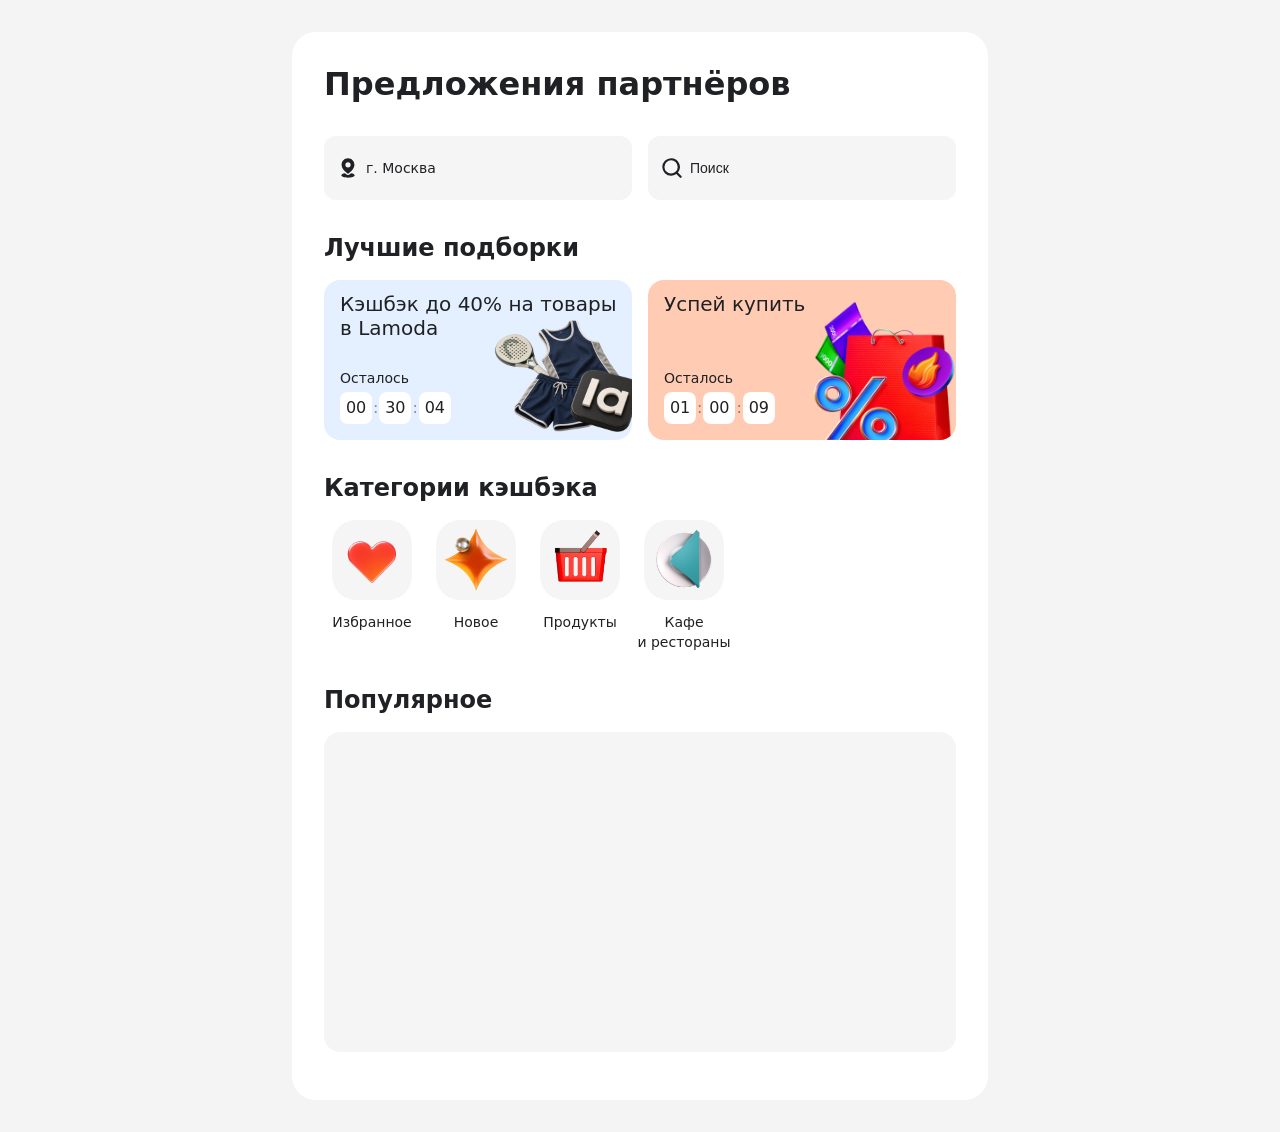
<file: index.html>
<!doctype html>
<html lang="ru">
  <head>
    <meta charset="utf-8">
    <meta name="viewport" content="width=device-width, initial-scale=1">
    <title>Предложения партнёров</title>
    <link rel="stylesheet" href="assets/css/styles.css?v=12">
  </head>
  <body>
    <main class="page">
      <header class="header">
        <h1>Предложения партнёров</h1>
      </header>

      <section class="city-row" aria-label="Выбор города и поиск">
        <div class="city-select" aria-label="Выбранный город">
          <svg class="icon" viewBox="0 0 24 24" fill="none" aria-hidden="true">
            <g clip-path="url(#pinClip)">
              <path fill-rule="evenodd" clip-rule="evenodd" d="M5.572 8.782c0-3.55 2.878-6.429 6.429-6.429s6.428 2.878 6.428 6.429c0 2.169-1.147 4.124-2.568 5.704-1.413 1.571-3.025 2.69-3.787 3.176a.136.136 0 0 1-.147 0c-.762-.486-2.373-1.605-3.786-3.176-1.422-1.58-2.569-3.535-2.569-5.704ZM12.001 6.163a2.619 2.619 0 1 0 0 5.238 2.619 2.619 0 0 0 0-5.238Z" fill="currentColor"/>
              <path d="M5.333 19.258c0-.908 1.424-1.698 3.519-2.099.944.803 1.801 1.386 2.306 1.708.515.328 1.168.328 1.684 0 .505-.322 1.361-.905 2.305-1.708 2.095.401 3.519 1.191 3.519 2.099 0 1.315-2.984 2.381-6.666 2.381-3.682 0-6.667-1.066-6.667-2.381Z" fill="currentColor"/>
            </g>
            <defs>
              <clipPath id="pinClip">
                <rect width="20" height="20" fill="white" transform="translate(2 2)"/>
              </clipPath>
            </defs>
          </svg>
          <span>г. Москва</span>
        </div>

        <button class="search-button" type="button" aria-label="Поиск">
          <svg class="icon" viewBox="0 0 24 24" fill="none" aria-hidden="true">
            <g clip-path="url(#searchClip)">
              <path fill-rule="evenodd" clip-rule="evenodd" d="M11.103 2.141a8.796 8.796 0 0 1 6.808 14.367l3.458 3.458a1.108 1.108 0 0 1-1.567 1.567l-3.5-3.498a8.755 8.755 0 0 1-5.199 1.699 8.796 8.796 0 0 1 0-17.593Zm0 2.217a6.58 6.58 0 1 0 0 13.159 6.58 6.58 0 0 0 6.58-6.58 6.58 6.58 0 0 0-6.58-6.579Z" fill="currentColor"/>
            </g>
            <defs>
              <clipPath id="searchClip">
                <rect width="20" height="20" fill="white" transform="translate(2 2)"/>
              </clipPath>
            </defs>
          </svg>
          <span>Поиск</span>
        </button>
      </section>

      <section class="offers-section" aria-label="Предложения партнёров">
        <h2 class="offers-section__title">Лучшие подборки</h2>
        <div class="offers-viewport">
          <div class="offers-carousel" id="offersCarousel"></div>
        </div>
      </section>

      <section class="cashback-categories" aria-label="Категории кэшбэка">
        <h2 class="cashback-categories__title">Категории кэшбэка</h2>
        <div class="cashback-categories__viewport">
          <div class="cashback-categories__carousel" id="cashbackCategories"></div>
        </div>
      </section>

      <section class="popular-section" aria-label="Популярное">
        <h2 class="popular-section__title">Популярное</h2>
      </section>

      <section class="popular-placeholder-wrap" aria-label="Заглушка популярного">
        <div class="popular-placeholder"></div>
      </section>
    </main>

    <script src="assets/js/app.js?v=29"></script>
  </body>
</html>
</file>
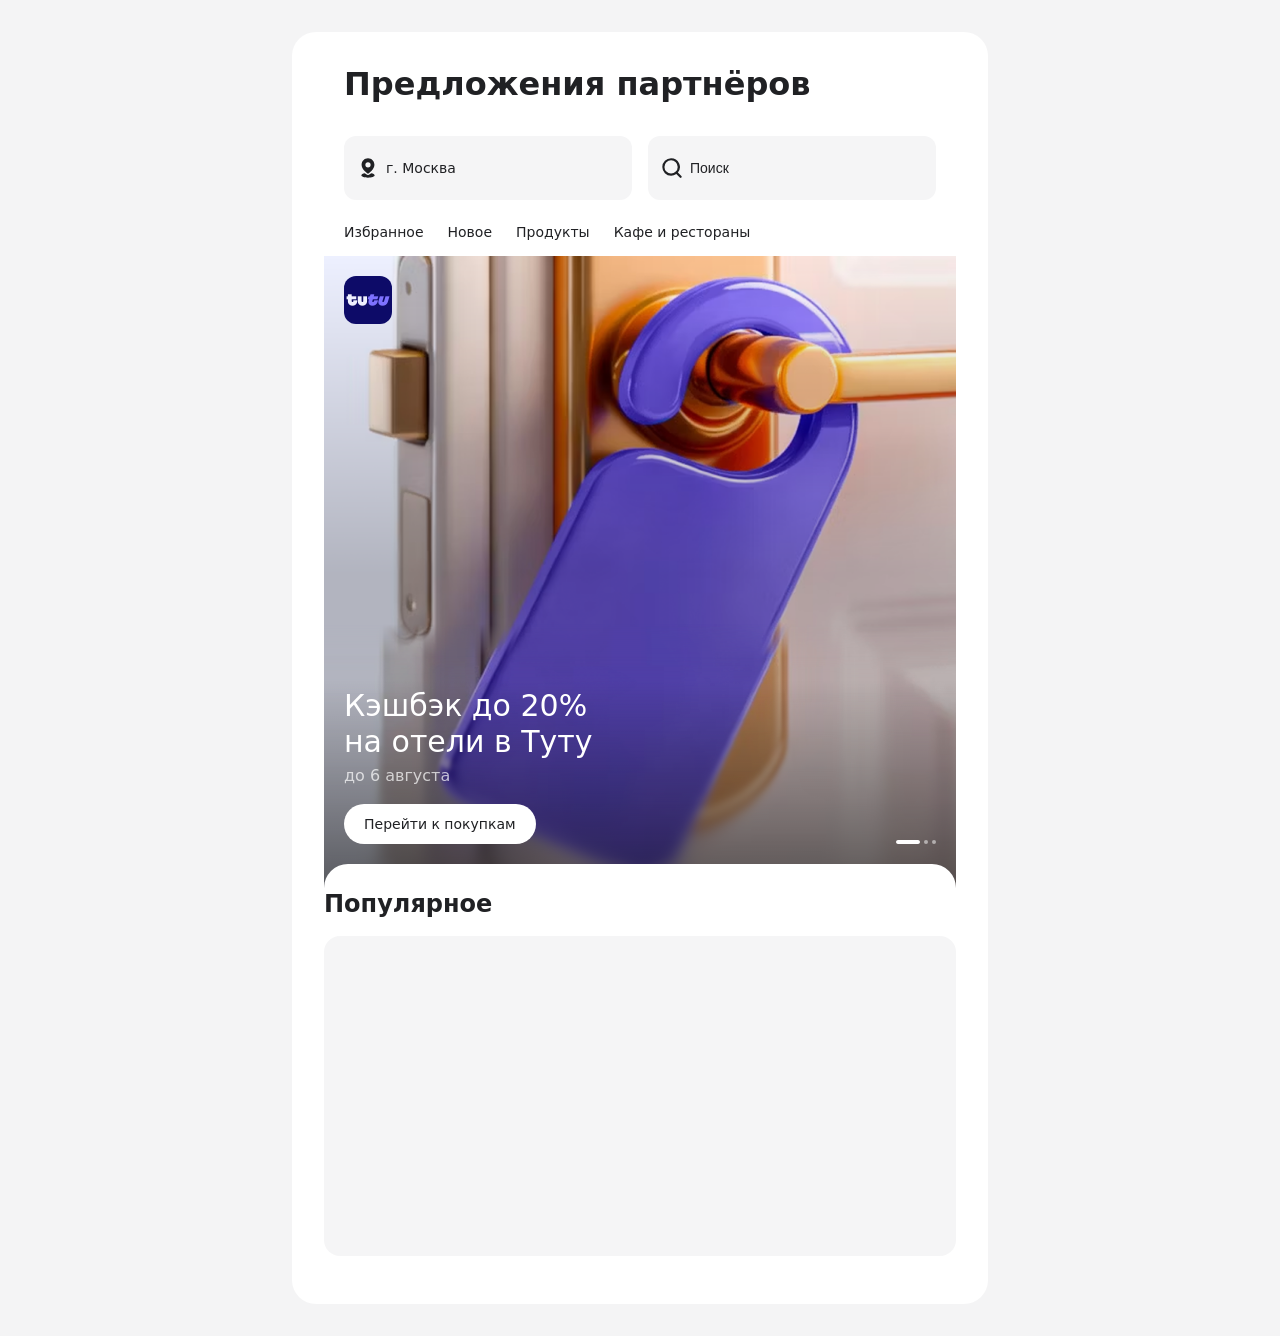
<file: new-ui.html>
<!doctype html>
<html lang="ru">
  <head>
    <meta charset="utf-8">
    <meta name="viewport" content="width=device-width, initial-scale=1">
    <title>Новый UI — Предложения партнёров</title>
    <link rel="stylesheet" href="assets/css/new-ui.css?v=24">
  </head>
  <body>
    <main class="page">
      <header class="header">
        <h1>Предложения партнёров</h1>
      </header>

      <section class="city-row" aria-label="Выбор города и поиск">
        <div class="city-select" aria-label="Выбранный город">
          <svg class="icon" viewBox="0 0 24 24" fill="none" aria-hidden="true">
            <g clip-path="url(#pinClip)">
              <path fill-rule="evenodd" clip-rule="evenodd" d="M5.572 8.782c0-3.55 2.878-6.429 6.429-6.429s6.428 2.878 6.428 6.429c0 2.169-1.147 4.124-2.568 5.704-1.413 1.571-3.025 2.69-3.787 3.176a.136.136 0 0 1-.147 0c-.762-.486-2.373-1.605-3.786-3.176-1.422-1.58-2.569-3.535-2.569-5.704ZM12.001 6.163a2.619 2.619 0 1 0 0 5.238 2.619 2.619 0 0 0 0-5.238Z" fill="currentColor"/>
              <path d="M5.333 19.258c0-.908 1.424-1.698 3.519-2.099.944.803 1.801 1.386 2.306 1.708.515.328 1.168.328 1.684 0 .505-.322 1.361-.905 2.305-1.708 2.095.401 3.519 1.191 3.519 2.099 0 1.315-2.984 2.381-6.666 2.381-3.682 0-6.667-1.066-6.667-2.381Z" fill="currentColor"/>
            </g>
            <defs>
              <clipPath id="pinClip">
                <rect width="20" height="20" fill="white" transform="translate(2 2)"/>
              </clipPath>
            </defs>
          </svg>
          <span>г. Москва</span>
        </div>

        <button class="search-button" type="button" aria-label="Поиск">
          <svg class="icon" viewBox="0 0 24 24" fill="none" aria-hidden="true">
            <g clip-path="url(#searchClip)">
              <path fill-rule="evenodd" clip-rule="evenodd" d="M11.103 2.141a8.796 8.796 0 0 1 6.808 14.367l3.458 3.458a1.108 1.108 0 0 1-1.567 1.567l-3.5-3.498a8.755 8.755 0 0 1-5.199 1.699 8.796 8.796 0 0 1 0-17.593Zm0 2.217a6.58 6.58 0 1 0 0 13.159 6.58 6.58 0 0 0 6.58-6.58 6.58 6.58 0 0 0-6.58-6.579Z" fill="currentColor"/>
            </g>
            <defs>
              <clipPath id="searchClip">
                <rect width="20" height="20" fill="white" transform="translate(2 2)"/>
              </clipPath>
            </defs>
          </svg>
          <span>Поиск</span>
        </button>
      </section>

      <section class="cashback-categories" aria-label="Категории кэшбэка">
        <div class="cashback-categories__viewport">
          <div class="cashback-categories__carousel" id="cashbackCategories"></div>
        </div>
      </section>

      <section class="hero-stories" id="heroStories" aria-label="Предложения партнёров"></section>

      <section class="popular-section" aria-label="Популярное">
        <h2 class="popular-section__title">Популярное</h2>
      </section>

      <section class="popular-placeholder-wrap" aria-label="Заглушка популярного">
        <div class="popular-placeholder"></div>
      </section>
    </main>

    <script src="assets/js/new-ui.js?v=24"></script>
  </body>
</html>
</file>
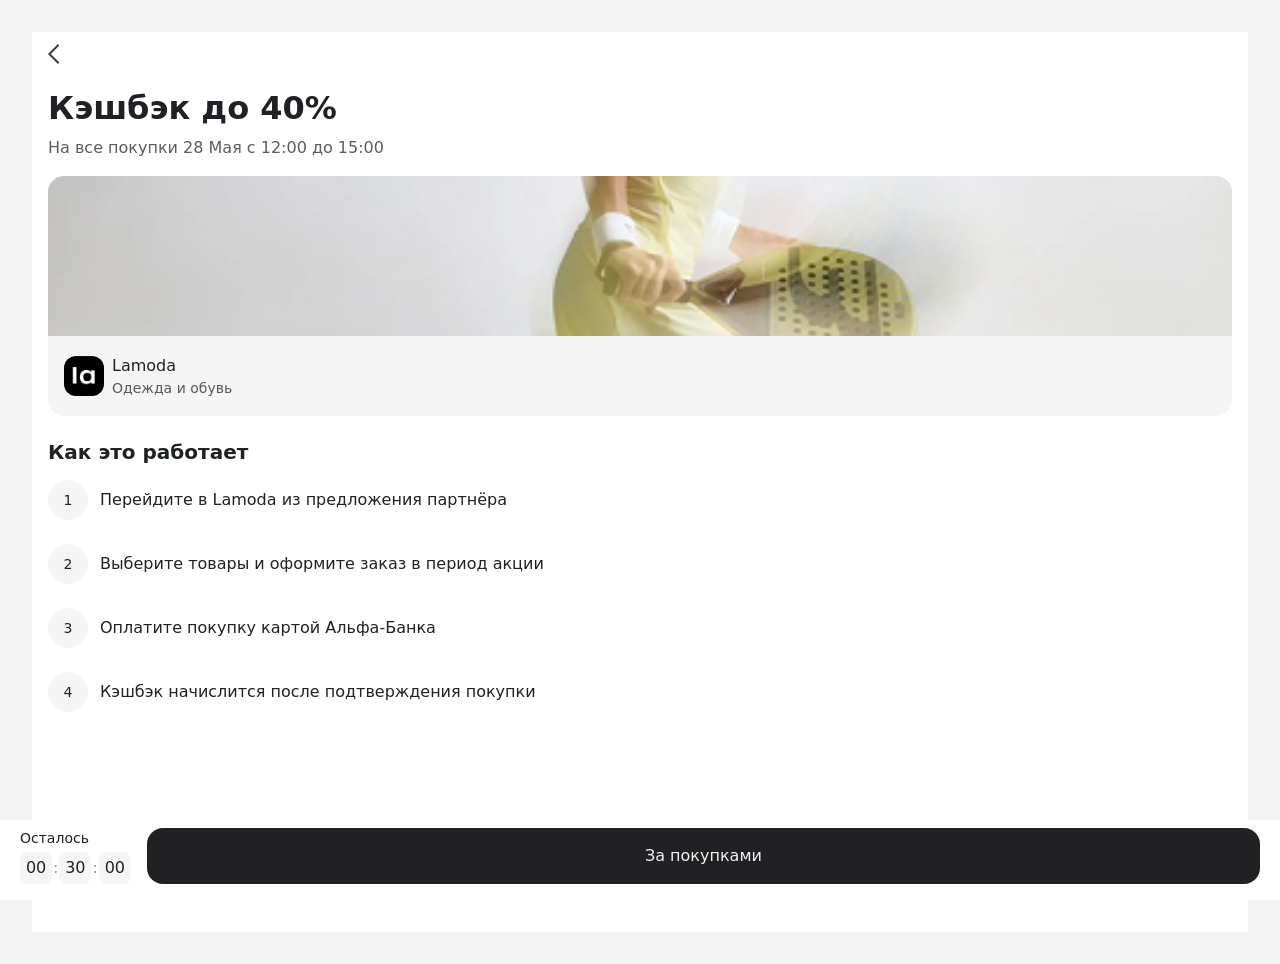
<file: offer-detail.html>
<!doctype html>
<html lang="ru">
  <head>
    <meta charset="utf-8">
    <meta name="viewport" content="width=device-width, initial-scale=1">
    <title>Деталка оффера</title>
    <link rel="stylesheet" href="assets/css/styles.css?v=25">
  </head>
  <body>
    <main class="offer-detail-page">
      <nav class="offer-navbar" aria-label="Навигация оффера">
        <button class="offer-navbar__back" type="button" aria-label="Назад">
          <span class="offer-navbar__back-icon" aria-hidden="true"></span>
        </button>
      </nav>

      <header class="offer-detail-header">
        <h1>Кэшбэк до 40%</h1>
        <p>На все покупки 28 Мая с 12:00 до&nbsp;15:00</p>
      </header>

      <section class="offer-detail-card" aria-label="Lamoda">
        <div class="offer-detail-card__media" aria-hidden="true"></div>
        <footer class="offer-detail-card__footer">
          <div class="pure-cell">
            <span class="partner-logo pure-cell__logo" style="background-image: url('assets/images/lamoda-logo.png');" aria-label="Lamoda"></span>
            <div class="pure-cell__content">
              <p class="pure-cell__label">Lamoda</p>
              <p class="pure-cell__subline">Одежда и обувь</p>
            </div>
          </div>
        </footer>
      </section>

      <section class="offer-how-to" aria-labelledby="offerHowToTitle">
        <h2 id="offerHowToTitle">Как это работает</h2>
        <ol class="offer-stepper">
          <li class="offer-stepper__item">
            <span class="offer-stepper__marker">1</span>
            <p>Перейдите в&nbsp;Lamoda из&nbsp;предложения партнёра</p>
          </li>
          <li class="offer-stepper__item">
            <span class="offer-stepper__marker">2</span>
            <p>Выберите товары и оформите заказ в&nbsp;период акции</p>
          </li>
          <li class="offer-stepper__item">
            <span class="offer-stepper__marker">3</span>
            <p>Оплатите покупку картой Альфа&#8209;Банка</p>
          </li>
          <li class="offer-stepper__item">
            <span class="offer-stepper__marker">4</span>
            <p>Кэшбэк начислится после подтверждения покупки</p>
          </li>
        </ol>
      </section>

      <footer class="offer-action-footer">
        <div class="offer-action-footer__timer" id="offerFooterTimer"></div>
        <a class="offer-action-footer__button" href="https://www.lamoda.ru/" aria-label="Перейти за покупками">За покупками</a>
      </footer>
    </main>
    <script>
      document.querySelector(".offer-navbar__back").addEventListener("click", () => {
        if (window.history.length > 1) {
          window.history.back();
          return;
        }

        window.location.href = "index.html";
      });
    </script>
    <script src="assets/js/app.js?v=29"></script>
  </body>
</html>
</file>
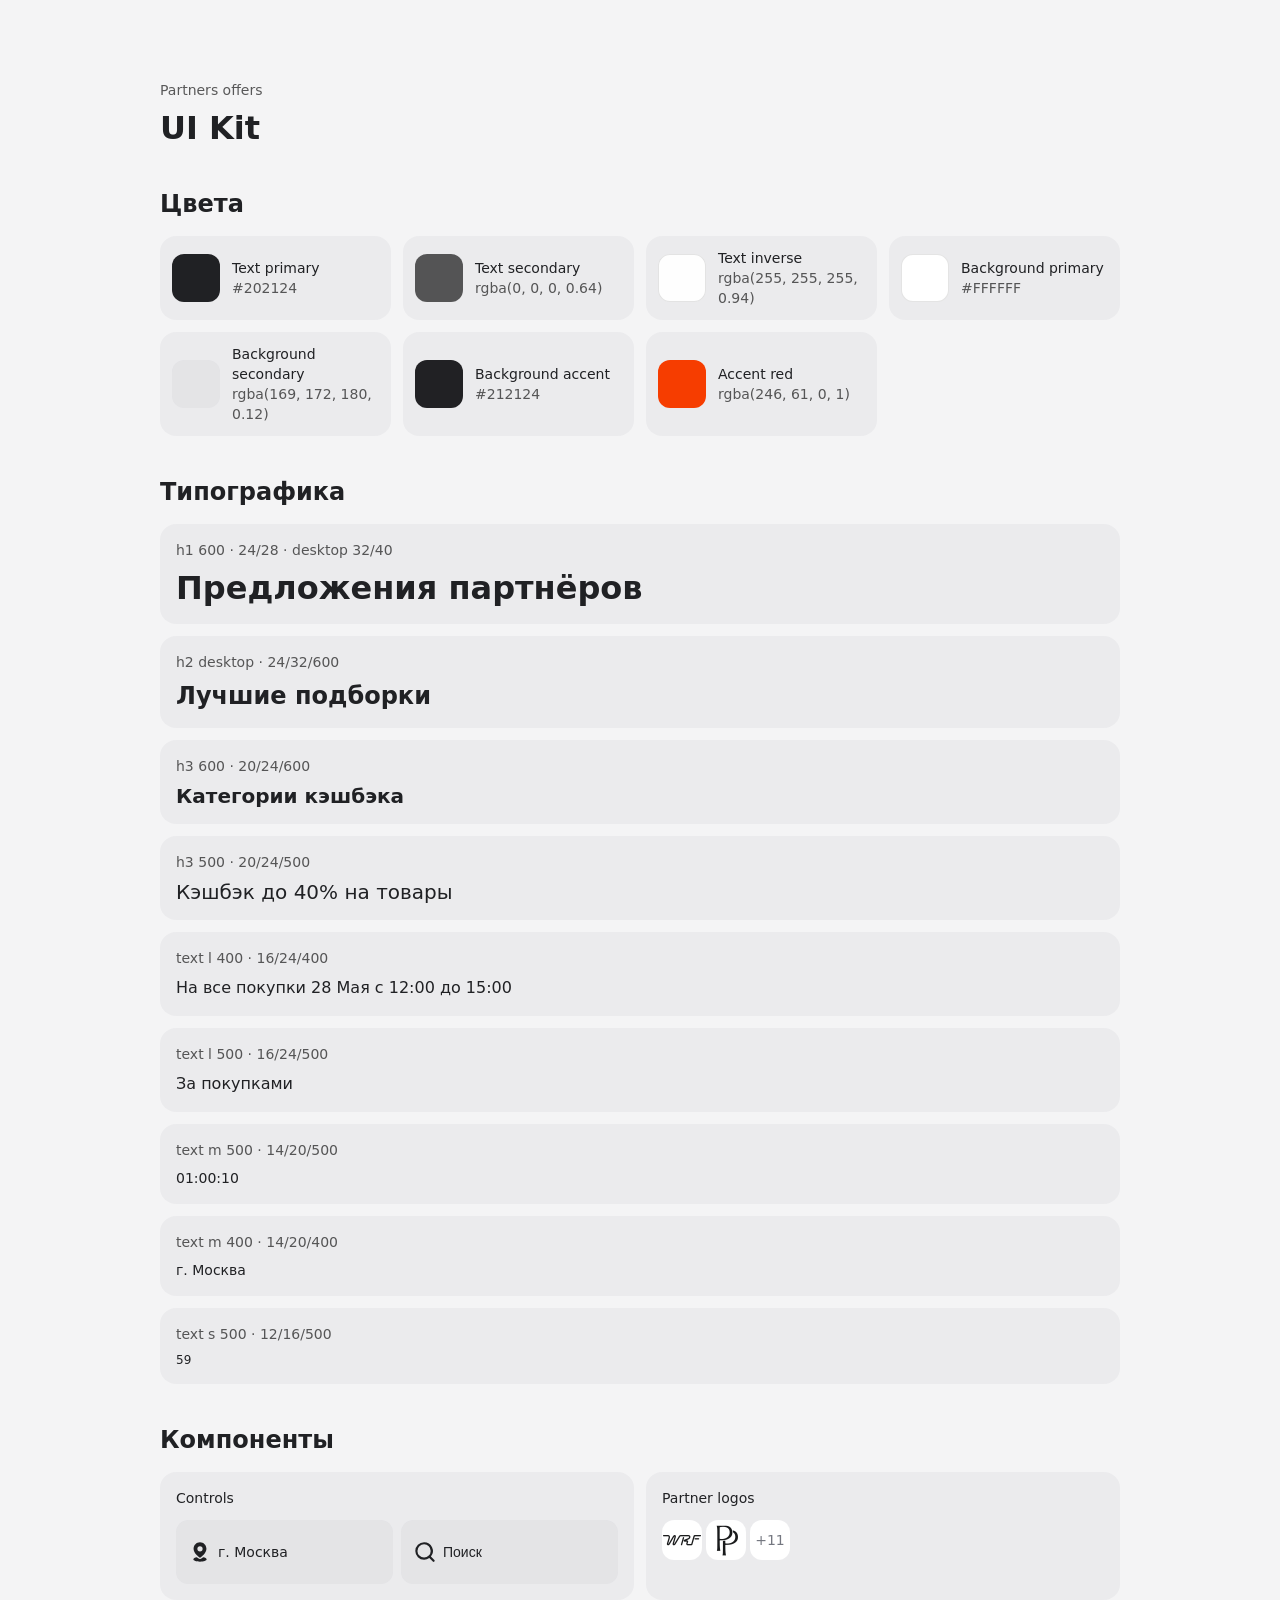
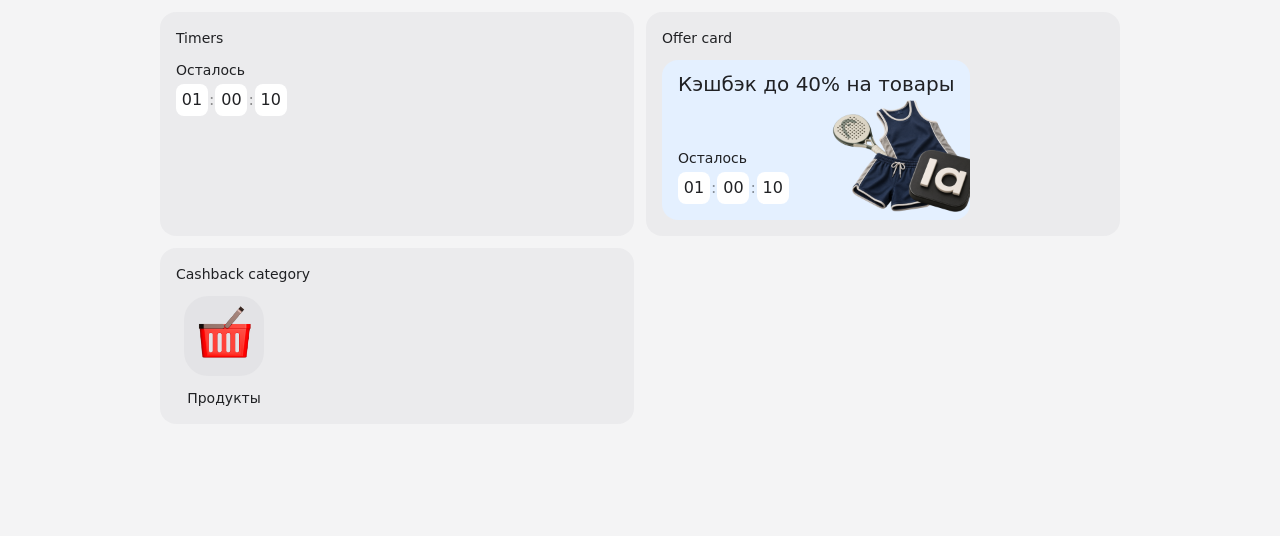
<file: ui-kit.html>
<!doctype html>
<html lang="ru">
  <head>
    <meta charset="utf-8">
    <meta name="viewport" content="width=device-width, initial-scale=1">
    <title>UI Kit</title>
    <link rel="stylesheet" href="assets/css/styles.css?v=24">
  </head>
  <body>
    <main class="ui-kit-page">
      <header class="ui-kit-header">
        <p class="ui-kit-kicker">Partners offers</p>
        <h1>UI Kit</h1>
      </header>

      <section class="ui-kit-section" aria-labelledby="colorsTitle">
        <h2 id="colorsTitle" class="ui-kit-section__title">Цвета</h2>
        <div class="ui-kit-grid ui-kit-grid--colors">
          <article class="ui-kit-color">
            <span class="ui-kit-color__swatch" style="background: var(--color-text-primary);"></span>
            <div>
              <h3>Text primary</h3>
              <p>#202124</p>
            </div>
          </article>
          <article class="ui-kit-color">
            <span class="ui-kit-color__swatch" style="background: var(--color-text-secondary);"></span>
            <div>
              <h3>Text secondary</h3>
              <p>rgba(0, 0, 0, 0.64)</p>
            </div>
          </article>
          <article class="ui-kit-color">
            <span class="ui-kit-color__swatch ui-kit-color__swatch--dark" style="background: var(--color-text-inverse);"></span>
            <div>
              <h3>Text inverse</h3>
              <p>rgba(255, 255, 255, 0.94)</p>
            </div>
          </article>
          <article class="ui-kit-color">
            <span class="ui-kit-color__swatch ui-kit-color__swatch--bordered" style="background: var(--color-background-primary);"></span>
            <div>
              <h3>Background primary</h3>
              <p>#FFFFFF</p>
            </div>
          </article>
          <article class="ui-kit-color">
            <span class="ui-kit-color__swatch" style="background: var(--color-background-secondary);"></span>
            <div>
              <h3>Background secondary</h3>
              <p>rgba(169, 172, 180, 0.12)</p>
            </div>
          </article>
          <article class="ui-kit-color">
            <span class="ui-kit-color__swatch" style="background: var(--color-background-accent);"></span>
            <div>
              <h3>Background accent</h3>
              <p>#212124</p>
            </div>
          </article>
          <article class="ui-kit-color">
            <span class="ui-kit-color__swatch" style="background: var(--color-accent-red);"></span>
            <div>
              <h3>Accent red</h3>
              <p>rgba(246, 61, 0, 1)</p>
            </div>
          </article>
        </div>
      </section>

      <section class="ui-kit-section" aria-labelledby="typeTitle">
        <h2 id="typeTitle" class="ui-kit-section__title">Типографика</h2>
        <div class="ui-kit-type-list">
          <article class="ui-kit-type-row">
            <p class="ui-kit-type-row__meta">h1 600 · 24/28 · desktop 32/40</p>
            <h1 class="ui-kit-type-row__h1">Предложения партнёров</h1>
          </article>
          <article class="ui-kit-type-row">
            <p class="ui-kit-type-row__meta">h2 desktop · 24/32/600</p>
            <h2 class="ui-kit-type-row__h2">Лучшие подборки</h2>
          </article>
          <article class="ui-kit-type-row">
            <p class="ui-kit-type-row__meta">h3 600 · 20/24/600</p>
            <h3 class="ui-kit-type-row__h3-600">Категории кэшбэка</h3>
          </article>
          <article class="ui-kit-type-row">
            <p class="ui-kit-type-row__meta">h3 500 · 20/24/500</p>
            <h3 class="ui-kit-type-row__h3-500">Кэшбэк до 40% на товары</h3>
          </article>
          <article class="ui-kit-type-row">
            <p class="ui-kit-type-row__meta">text l 400 · 16/24/400</p>
            <p class="ui-kit-type-row__text-l-400">На все покупки 28 Мая с 12:00 до 15:00</p>
          </article>
          <article class="ui-kit-type-row">
            <p class="ui-kit-type-row__meta">text l 500 · 16/24/500</p>
            <p class="ui-kit-type-row__text-l-500">За покупками</p>
          </article>
          <article class="ui-kit-type-row">
            <p class="ui-kit-type-row__meta">text m 500 · 14/20/500</p>
            <p class="ui-kit-type-row__text-m-500">01:00:10</p>
          </article>
          <article class="ui-kit-type-row">
            <p class="ui-kit-type-row__meta">text m 400 · 14/20/400</p>
            <p class="ui-kit-type-row__text-m-400">г. Москва</p>
          </article>
          <article class="ui-kit-type-row">
            <p class="ui-kit-type-row__meta">text s 500 · 12/16/500</p>
            <p class="ui-kit-type-row__text-s-500">59</p>
          </article>
        </div>
      </section>

      <section class="ui-kit-section" aria-labelledby="componentsTitle">
        <h2 id="componentsTitle" class="ui-kit-section__title">Компоненты</h2>
        <div class="ui-kit-components">
          <div class="ui-kit-component">
            <h3 class="ui-kit-component__title">Controls</h3>
            <div class="ui-kit-control-row">
              <div class="city-select" aria-label="Выбранный город">
                <svg class="icon" viewBox="0 0 24 24" fill="none" aria-hidden="true">
                  <path fill-rule="evenodd" clip-rule="evenodd" d="M5.572 8.782c0-3.55 2.878-6.429 6.429-6.429s6.428 2.878 6.428 6.429c0 2.169-1.147 4.124-2.568 5.704-1.413 1.571-3.025 2.69-3.787 3.176a.136.136 0 0 1-.147 0c-.762-.486-2.373-1.605-3.786-3.176-1.422-1.58-2.569-3.535-2.569-5.704ZM12.001 6.163a2.619 2.619 0 1 0 0 5.238 2.619 2.619 0 0 0 0-5.238Z" fill="currentColor"/>
                  <path d="M5.333 19.258c0-.908 1.424-1.698 3.519-2.099.944.803 1.801 1.386 2.306 1.708.515.328 1.168.328 1.684 0 .505-.322 1.361-.905 2.305-1.708 2.095.401 3.519 1.191 3.519 2.099 0 1.315-2.984 2.381-6.666 2.381-3.682 0-6.667-1.066-6.667-2.381Z" fill="currentColor"/>
                </svg>
                <span>г. Москва</span>
              </div>
              <button class="search-button ui-kit-search-button" type="button" aria-label="Поиск">
                <svg class="icon" viewBox="0 0 24 24" fill="none" aria-hidden="true">
                  <path fill-rule="evenodd" clip-rule="evenodd" d="M11.103 2.141a8.796 8.796 0 0 1 6.808 14.367l3.458 3.458a1.108 1.108 0 0 1-1.567 1.567l-3.5-3.498a8.755 8.755 0 0 1-5.199 1.699 8.796 8.796 0 0 1 0-17.593Zm0 2.217a6.58 6.58 0 1 0 0 13.159 6.58 6.58 0 0 0 6.58-6.58 6.58 6.58 0 0 0-6.58-6.579Z" fill="currentColor"/>
                </svg>
                <span>Поиск</span>
              </button>
            </div>
          </div>

          <div class="ui-kit-component">
            <h3 class="ui-kit-component__title">Partner logos</h3>
            <div class="partner-logos">
              <span class="partner-logo" style="background-image: url('assets/images/wrf.png');" aria-label="WRF"></span>
              <span class="partner-logo" style="background-image: url('assets/images/rappoport.png');" aria-label="Rappoport"></span>
              <span class="partner-logo partner-logo--more">+11</span>
            </div>
          </div>

          <div class="ui-kit-component">
            <h3 class="ui-kit-component__title">Timers</h3>
            <div class="ui-kit-timer-stack">
              <div class="fomo-timer">
                <div class="fomo-timer__label">Осталось</div>
                <div class="fomo-timer__segments">
                  <span class="fomo-timer__segment">01</span>
                  <span class="fomo-timer__separator">:</span>
                  <span class="fomo-timer__segment">00</span>
                  <span class="fomo-timer__separator">:</span>
                  <span class="fomo-timer__segment">10</span>
                </div>
              </div>
            </div>
          </div>

          <div class="ui-kit-component">
            <h3 class="ui-kit-component__title">Offer card</h3>
            <article class="partner-card ui-kit-offer-card" style="background: #E4F0FF;">
              <h2 class="partner-card__title">Кэшбэк до&nbsp;40% на&nbsp;товары</h2>
              <div class="partner-card__meta">
                <div class="fomo-timer">
                  <div class="fomo-timer__label">Осталось</div>
                  <div class="fomo-timer__segments">
                    <span class="fomo-timer__segment">01</span>
                    <span class="fomo-timer__separator">:</span>
                    <span class="fomo-timer__segment">00</span>
                    <span class="fomo-timer__separator">:</span>
                    <span class="fomo-timer__segment">10</span>
                  </div>
                </div>
              </div>
              <img class="partner-card__image" src="assets/images/lamoda.png" alt="">
            </article>
          </div>

          <div class="ui-kit-component">
            <h3 class="ui-kit-component__title">Cashback category</h3>
            <article class="cashback-category">
              <div class="cashback-category__image" style="background-image: url('assets/images/categories/products.png');"></div>
              <h3 class="cashback-category__title">Продукты</h3>
            </article>
          </div>
        </div>
      </section>
    </main>
  </body>
</html>
</file>
<file: assets/css/styles.css>
* {
  box-sizing: border-box;
}

body {
  --page-x: 16px;
  --control-gap: 8px;
  --search-size: 48px;
  --color-text-primary: #202124;
  --color-text-secondary: rgba(0, 0, 0, 0.64);
  --color-text-inverse: rgba(255, 255, 255, 0.94);
  --color-background-primary: #FFFFFF;
  --color-background-secondary: rgba(169, 172, 180, 0.12);
  --color-background-accent: #212124;
  --color-accent-red: rgba(246, 61, 0, 1);
  --text-m-size: 14px;
  --text-m-line: 20px;
  --text-m-weight-400: 400;
  --text-m-weight-500: 500;
  --text-l-size: 16px;
  --text-l-line: 24px;
  --text-l-weight-400: 400;
  --text-l-weight-500: 500;
  --text-s-size: 12px;
  --text-s-line: 16px;
  --text-s-weight-500: 500;
  --h3-size: 20px;
  --h3-line: 24px;
  --h3-weight-500: 500;
  --h3-weight-600: 600;
  --h1-size: 24px;
  --h1-line: 28px;
  --h1-weight-600: 600;

  margin: 0;
  background: var(--color-background-primary);
  color: var(--color-text-primary);
  font-family: -apple-system, BlinkMacSystemFont, "SF Pro Display", "SF Pro Text", system-ui, sans-serif;
}

.page {
  background: var(--color-background-primary);
}

.header {
  padding: 24px var(--page-x) 12px;
}

h1 {
  margin: 0;
  font-family: -apple-system, BlinkMacSystemFont, "SF Pro Display", "SF Pro Text", system-ui, sans-serif;
  font-size: var(--h1-size);
  line-height: var(--h1-line);
  font-weight: var(--h1-weight-600);
  letter-spacing: 0;
}

.city-row {
  display: flex;
  align-items: flex-start;
  gap: var(--control-gap);
  align-self: stretch;
  padding: 0 var(--page-x);
}

.city-select {
  display: flex;
  height: 48px;
  padding: 12px;
  align-items: center;
  gap: 6px;
  flex: 1 0 0;
  min-width: 0;
  border-radius: 12px;
  background: var(--color-background-secondary);
  color: var(--color-text-primary);
}

.city-select span {
  font-size: var(--text-m-size);
  line-height: var(--text-m-line);
  font-weight: var(--text-m-weight-400);
}

.search-button {
  width: var(--search-size);
  height: var(--search-size);
  padding: 0;
  border: 0;
  border-radius: 12px;
  background: var(--color-background-secondary);
  color: var(--color-text-primary);
  display: flex;
  align-items: center;
  justify-content: center;
}

.search-button span {
  display: none;
}

.icon {
  width: 24px;
  height: 24px;
  flex: 0 0 24px;
  color: currentColor;
}

.offers-section {
  --offers-card-width: calc(100vw - (var(--page-x) * 2) - var(--search-size) - var(--control-gap));

  margin-top: 16px;
}

.offers-section__title {
  display: none;
  margin: 0;
  color: var(--color-text-primary);
  font-size: var(--h3-size);
  line-height: var(--h3-line);
  font-weight: var(--h3-weight-600);
  letter-spacing: 0;
}

.offers-viewport {
  overflow-x: hidden;
  scrollbar-width: none;
  touch-action: pan-y;
}

.offers-viewport::-webkit-scrollbar {
  display: none;
}

.offers-carousel {
  display: flex;
  gap: 8px;
  width: max-content;
}

.partner-card {
  position: relative;
  display: flex;
  flex-direction: column;
  justify-content: space-between;
  align-items: flex-start;
  flex: 0 0 var(--offers-card-width);
  width: var(--offers-card-width);
  align-self: stretch;
  height: 160px;
  padding: 12px 12px 16px 16px;
  overflow: hidden;
  border-radius: 16px;
  background: var(--color-background-secondary);
  text-decoration: none;
}

.partner-card:first-child {
  margin-left: 16px;
}

.partner-card:last-child {
  margin-right: 16px;
}

.partner-card__title {
  position: relative;
  z-index: 1;
  max-width: none;
  margin: 0;
  color: var(--color-text-primary);
  font-size: var(--h3-size);
  line-height: var(--h3-line);
  font-weight: var(--h3-weight-500);
  letter-spacing: 0;
}

.partner-card--has-indicator .partner-card__title {
  padding-right: 64px;
}

.partner-card__indicator {
  position: absolute;
  top: 12px;
  right: 12px;
  z-index: 2;
  display: inline-flex;
  height: 24px;
  padding: 4px 8px;
  align-items: center;
  justify-content: center;
  border-radius: 12px;
  background: var(--color-background-primary);
  color: var(--color-text-primary);
  font-size: var(--text-s-size);
  line-height: var(--text-s-line);
  font-weight: var(--text-s-weight-500);
}

.partner-card--text-inverse .partner-card__title,
.partner-card--text-inverse .fomo-timer__label,
.partner-card--text-inverse .fomo-timer__badge {
  color: var(--color-text-inverse);
}

.partner-card--text-inverse.partner-card--has-indicator .fomo-timer {
  gap: 0;
}

.partner-card__image {
  position: absolute;
  right: 0;
  bottom: 0;
  width: 144px;
  height: 144px;
  object-fit: contain;
}

.partner-card__meta {
  position: absolute;
  left: 16px;
  bottom: 16px;
  z-index: 1;
}

.partner-logos {
  display: flex;
  align-items: center;
  gap: 4px;
}

.partner-logo {
  display: flex;
  width: 40px;
  height: 40px;
  align-items: center;
  justify-content: center;
  overflow: hidden;
  border-radius: 12px;
  background: var(--color-background-primary);
  color: var(--color-text-primary);
  font-size: var(--text-m-size);
  line-height: var(--text-m-line);
  font-weight: 500;
  background-position: center;
  background-repeat: no-repeat;
  background-size: cover;
}

.partner-logo--more {
  color: #747780;
}

.fomo-timer {
  display: flex;
  flex-direction: column;
  gap: 4px;
}

.fomo-timer__label {
  color: var(--color-text-primary);
  font-size: var(--text-m-size);
  line-height: var(--text-m-line);
  font-weight: var(--text-m-weight-400);
}

.fomo-timer__segments {
  display: flex;
  align-items: center;
  gap: 1px;
}

.fomo-timer__badge {
  display: block;
  color: var(--color-text-primary);
  font-size: var(--text-l-size);
  line-height: var(--text-l-line);
  font-weight: var(--text-l-weight-500);
}

.fomo-timer__separator {
  color: rgba(0, 0, 0, 0.40);
  font-size: var(--text-l-size);
  line-height: var(--text-l-line);
  font-weight: var(--text-l-weight-500);
}

.fomo-timer__segment {
  position: relative;
  display: flex;
  width: 32px;
  height: 32px;
  align-items: center;
  justify-content: center;
  gap: 1px;
  overflow: hidden;
  border-radius: 8px;
  background: var(--color-background-primary);
  color: var(--color-text-primary);
  font-size: var(--text-l-size);
  line-height: var(--text-l-line);
  font-weight: var(--text-l-weight-500);
}

.fomo-timer__digit-slot {
  position: relative;
  width: 9px;
  height: 32px;
}

.fomo-timer__digit {
  position: absolute;
  inset: 0;
  display: flex;
  align-items: center;
  justify-content: center;
}

.fomo-timer__digit--old {
  animation: timerDigitOut 300ms ease-in-out 700ms forwards;
}

.fomo-timer__digit--new {
  opacity: 0;
  transform: translateY(-70%);
  animation: timerDigitIn 300ms ease-in-out 700ms forwards;
}

@keyframes timerDigitOut {
  from {
    transform: translateY(0);
    opacity: 1;
  }

  to {
    transform: translateY(70%);
    opacity: 0;
  }
}

@keyframes timerDigitIn {
  from {
    transform: translateY(-70%);
    opacity: 0;
  }

  to {
    transform: translateY(0);
    opacity: 1;
  }
}

.cashback-categories {
  margin-top: 24px;
}

.cashback-categories__title {
  margin: 0 var(--page-x);
  color: var(--color-text-primary);
  font-size: var(--h3-size);
  line-height: var(--h3-line);
  font-weight: var(--h3-weight-600);
  letter-spacing: 0;
}

.cashback-categories__viewport {
  overflow-x: auto;
  scrollbar-width: none;
}

.cashback-categories__viewport::-webkit-scrollbar {
  display: none;
}

.cashback-categories__carousel {
  display: flex;
  align-items: flex-start;
  align-self: stretch;
  gap: 8px;
  width: max-content;
  padding: 16px 8px;
}

.cashback-category {
  display: flex;
  width: 96px;
  flex-direction: column;
  align-items: center;
  gap: 12px;
}

.cashback-category__image {
  width: 80px;
  height: 80px;
  border-radius: 24px;
  background-color: var(--color-background-secondary);
  background-position: center;
  background-repeat: no-repeat;
  background-size: cover;
}

.cashback-category__title {
  margin: 0;
  color: var(--color-text-primary);
  font-size: var(--text-m-size);
  line-height: var(--text-m-line);
  font-weight: var(--text-m-weight-400);
  text-align: center;
}

.popular-section {
  margin-top: 8px;
  padding: 0 var(--page-x);
}

.popular-section__title {
  margin: 0;
  color: var(--color-text-primary);
  font-size: var(--h3-size);
  line-height: var(--h3-line);
  font-weight: var(--h3-weight-600);
  letter-spacing: 0;
}

.popular-placeholder-wrap {
  padding: 16px;
}

.popular-placeholder {
  height: 320px;
  border-radius: 16px;
  background: var(--color-background-secondary);
}

@media (min-width: 768px) {
  body {
    --page-x: 0px;

    min-height: 100vh;
    padding: 32px;
    background: var(--color-background-secondary);
  }

  .page {
    width: 696px;
    max-width: 100%;
    margin: 0 auto;
    padding: 32px;
    overflow: hidden;
    border-radius: 24px;
  }

  .header {
    padding-top: 0;
    padding-bottom: 32px;
  }

  h1 {
    font-size: 32px;
    line-height: 40px;
  }

  .city-row {
    align-items: stretch;
    gap: 16px;
  }

  .city-select {
    height: 64px;
  }

  .search-button {
    width: auto;
    height: 64px;
    padding: 12px;
    gap: 6px;
    flex: 1 0 0;
    justify-content: flex-start;
  }

  .search-button span {
    display: block;
    color: var(--color-text-primary);
    font-size: var(--text-m-size);
    line-height: var(--text-m-line);
    font-weight: var(--text-m-weight-400);
  }

  .offers-section {
    --offers-card-width: calc((696px - 64px - 16px) / 2);

    margin-top: 32px;
  }

  .offers-carousel {
    gap: 16px;
  }

  .offers-section__title {
    display: block;
    margin-bottom: 16px;
  }

  .offers-section__title,
  .cashback-categories__title,
  .popular-section__title {
    font-size: 24px;
    line-height: 32px;
  }

  .partner-card:first-child {
    margin-left: 0;
  }

  .partner-card:last-child {
    margin-right: 0;
  }

  .cashback-categories {
    margin-top: 32px;
  }

  .cashback-categories__carousel {
    padding-right: 0;
    padding-left: 0;
  }

  .popular-section {
    margin-top: 16px;
  }

  .popular-placeholder-wrap {
    padding-right: 0;
    padding-left: 0;
  }
}

.ui-kit-page {
  width: min(100%, 960px);
  margin: 0 auto;
  padding: 32px 16px 64px;
}

.offer-detail-page {
  min-height: 100vh;
  padding-bottom: 80px;
  background: var(--color-background-primary);
}

.offer-navbar {
  display: flex;
  height: 44px;
  padding: 0 6px;
  align-items: center;
}

.offer-navbar__back {
  display: flex;
  width: 44px;
  height: 44px;
  padding: 0;
  align-items: center;
  justify-content: center;
  border: 0;
  background: transparent;
  color: var(--color-text-primary);
}

.offer-navbar__back-icon {
  width: 24px;
  height: 24px;
  background: currentColor;
  mask: url("../icons/chevron.svg") center / 24px 24px no-repeat;
  -webkit-mask: url("../icons/chevron.svg") center / 24px 24px no-repeat;
}

.offer-detail-header {
  display: flex;
  padding: 12px 16px 16px;
  flex-direction: column;
  gap: 8px;
}

.offer-detail-header h1,
.offer-detail-header p {
  margin: 0;
}

.offer-detail-header p {
  color: var(--color-text-secondary);
  font-size: var(--text-l-size);
  line-height: var(--text-l-line);
  font-weight: var(--text-l-weight-400);
}

.offer-detail-card {
  display: flex;
  height: 240px;
  margin: 0 16px;
  flex-direction: column;
  align-items: flex-start;
  align-self: stretch;
  overflow: hidden;
  border-radius: 16px;
  background: var(--color-background-secondary);
}

.offer-detail-card__media {
  flex: 1 1 auto;
  align-self: stretch;
  background-image: url("../images/lamoda-detail.png");
  background-position: center;
  background-repeat: no-repeat;
  background-size: cover;
}

.offer-detail-card__footer {
  display: flex;
  height: 80px;
  padding: 16px;
  flex-direction: column;
  align-items: flex-start;
  gap: 8px;
  flex-shrink: 0;
  align-self: stretch;
}

.pure-cell {
  display: flex;
  align-items: center;
  gap: 8px;
  flex: 1 0 0;
  align-self: stretch;
}

.pure-cell__logo {
  flex: 0 0 40px;
}

.pure-cell__content {
  display: flex;
  padding: 2px 0;
  flex-direction: column;
  justify-content: space-between;
  align-self: stretch;
  min-width: 0;
}

.pure-cell__label,
.pure-cell__subline {
  margin: 0;
}

.pure-cell__label {
  color: var(--color-text-primary);
  font-size: var(--text-l-size);
  line-height: var(--text-l-line);
  font-weight: var(--text-l-weight-400);
}

.pure-cell__subline {
  color: var(--color-text-secondary);
  font-size: var(--text-m-size);
  line-height: var(--text-m-line);
  font-weight: var(--text-m-weight-400);
}

.offer-how-to {
  margin-top: 24px;
  padding: 0 16px;
}

.offer-how-to h2 {
  margin: 0;
  color: var(--color-text-primary);
  font-size: var(--h3-size);
  line-height: var(--h3-line);
  font-weight: var(--h3-weight-600);
}

.offer-stepper {
  display: flex;
  margin: 4px 0 0;
  padding: 0;
  flex-direction: column;
  gap: 0;
  list-style: none;
}

.offer-stepper__item {
  display: flex;
  padding: 12px 0;
  align-items: center;
  gap: 12px;
}

.offer-stepper__marker {
  display: flex;
  width: 40px;
  height: 40px;
  flex: 0 0 40px;
  align-items: center;
  justify-content: center;
  border-radius: 50%;
  background: var(--color-background-secondary);
  color: var(--color-text-primary);
  font-size: var(--text-m-size);
  line-height: var(--text-m-line);
  font-weight: var(--text-m-weight-500);
}

.offer-stepper__item p {
  margin: 0;
  color: var(--color-text-primary);
  font-size: var(--text-l-size);
  line-height: var(--text-l-line);
  font-weight: var(--text-l-weight-400);
}

.offer-action-footer {
  position: fixed;
  right: 0;
  bottom: 0;
  left: 0;
  z-index: 10;
  display: flex;
  width: 100%;
  margin: 0 auto;
  padding: 8px 20px 16px;
  align-items: center;
  gap: 16px;
  background: var(--color-background-primary);
}

.offer-action-footer__timer {
  display: flex;
  flex: 0 0 auto;
  min-height: 56px;
  align-items: center;
}

.fomo-timer--footer .fomo-timer__segment {
  background: var(--color-background-secondary);
}

.offer-action-footer__button {
  display: flex;
  min-height: 56px;
  padding: 4px 24px;
  flex: 1 0 0;
  align-items: center;
  justify-content: center;
  border-radius: 16px;
  background: var(--color-background-accent);
  color: var(--color-text-inverse);
  font-size: var(--text-l-size);
  line-height: var(--text-l-line);
  font-weight: var(--text-l-weight-500);
  text-align: center;
  text-decoration: none;
}

.ui-kit-header {
  margin-bottom: 32px;
}

.ui-kit-kicker {
  margin: 0 0 8px;
  color: var(--color-text-secondary);
  font-size: var(--text-m-size);
  line-height: var(--text-m-line);
  font-weight: var(--text-m-weight-400);
}

.ui-kit-section {
  margin-top: 40px;
}

.ui-kit-section__title {
  margin: 0 0 16px;
  color: var(--color-text-primary);
  font-size: 24px;
  line-height: 32px;
  font-weight: var(--h3-weight-600);
}

.ui-kit-grid {
  display: grid;
  gap: 12px;
}

.ui-kit-grid--colors {
  grid-template-columns: repeat(auto-fit, minmax(220px, 1fr));
}

.ui-kit-color,
.ui-kit-type-row,
.ui-kit-component {
  border-radius: 16px;
  background: var(--color-background-secondary);
}

.ui-kit-color {
  display: flex;
  gap: 12px;
  align-items: center;
  padding: 12px;
}

.ui-kit-color__swatch {
  width: 48px;
  height: 48px;
  flex: 0 0 48px;
  border-radius: 12px;
}

.ui-kit-color__swatch--bordered {
  border: 1px solid rgba(32, 33, 36, 0.12);
}

.ui-kit-color__swatch--dark {
  box-shadow: inset 0 0 0 1px rgba(32, 33, 36, 0.12);
}

.ui-kit-color h3,
.ui-kit-color p {
  margin: 0;
}

.ui-kit-color h3 {
  color: var(--color-text-primary);
  font-size: var(--text-m-size);
  line-height: var(--text-m-line);
  font-weight: var(--text-m-weight-500);
}

.ui-kit-color p,
.ui-kit-type-row__meta {
  color: var(--color-text-secondary);
  font-size: var(--text-m-size);
  line-height: var(--text-m-line);
  font-weight: var(--text-m-weight-400);
}

.ui-kit-type-list,
.ui-kit-components,
.ui-kit-timer-stack {
  display: grid;
  gap: 12px;
}

.ui-kit-type-row,
.ui-kit-component {
  padding: 16px;
}

.ui-kit-type-row__meta {
  margin: 0 0 8px;
}

.ui-kit-type-row__h1,
.ui-kit-type-row__h2,
.ui-kit-type-row__h3-600,
.ui-kit-type-row__h3-500,
.ui-kit-type-row__text-l-400,
.ui-kit-type-row__text-l-500,
.ui-kit-type-row__text-m-500,
.ui-kit-type-row__text-m-400,
.ui-kit-type-row__text-s-500 {
  margin: 0;
  color: var(--color-text-primary);
}

.ui-kit-type-row__h1 {
  font-size: var(--h1-size);
  line-height: var(--h1-line);
  font-weight: var(--h1-weight-600);
}

.ui-kit-type-row__h2 {
  font-size: 24px;
  line-height: 32px;
  font-weight: var(--h3-weight-600);
}

.ui-kit-type-row__h3-600 {
  font-size: var(--h3-size);
  line-height: var(--h3-line);
  font-weight: var(--h3-weight-600);
}

.ui-kit-type-row__h3-500 {
  font-size: var(--h3-size);
  line-height: var(--h3-line);
  font-weight: var(--h3-weight-500);
}

.ui-kit-type-row__text-l-400 {
  font-size: var(--text-l-size);
  line-height: var(--text-l-line);
  font-weight: var(--text-l-weight-400);
}

.ui-kit-type-row__text-l-500 {
  font-size: var(--text-l-size);
  line-height: var(--text-l-line);
  font-weight: var(--text-l-weight-500);
}

.ui-kit-type-row__text-m-500 {
  font-size: var(--text-m-size);
  line-height: var(--text-m-line);
  font-weight: var(--text-m-weight-500);
}

.ui-kit-type-row__text-m-400 {
  font-size: var(--text-m-size);
  line-height: var(--text-m-line);
  font-weight: var(--text-m-weight-400);
}

.ui-kit-type-row__text-s-500 {
  font-size: var(--text-s-size);
  line-height: var(--text-s-line);
  font-weight: var(--text-s-weight-500);
}

.ui-kit-component__title {
  margin: 0 0 12px;
  color: var(--color-text-primary);
  font-size: var(--text-m-size);
  line-height: var(--text-m-line);
  font-weight: var(--text-m-weight-500);
}

.ui-kit-control-row {
  display: flex;
  gap: 8px;
}

.ui-kit-control-row .city-select {
  min-width: 0;
}

.ui-kit-search-button {
  width: auto;
  padding: 12px;
  gap: 6px;
  flex: 1 0 0;
  justify-content: flex-start;
}

.ui-kit-search-button span {
  display: block;
  color: var(--color-text-primary);
  font-size: var(--text-m-size);
  line-height: var(--text-m-line);
  font-weight: var(--text-m-weight-400);
}

.ui-kit-offer-card {
  width: min(100%, 308px);
  flex: 0 0 auto;
  margin: 0;
}

@media (min-width: 768px) {
  .ui-kit-page {
    padding: 48px 0 80px;
  }

  .ui-kit-type-row__h1 {
    font-size: 32px;
    line-height: 40px;
  }

  .ui-kit-components {
    grid-template-columns: repeat(2, minmax(0, 1fr));
  }
}
</file>
<file: assets/css/new-ui.css>
* {
  box-sizing: border-box;
}

body {
  --page-x: 16px;
  --control-gap: 8px;
  --search-size: 48px;
  --color-text-primary: #202124;
  --color-text-secondary: rgba(0, 0, 0, 0.64);
  --color-text-inverse: rgba(255, 255, 255, 0.94);
  --color-background-primary: #FFFFFF;
  --color-background-secondary: rgba(169, 172, 180, 0.12);
  --color-background-accent: #212124;
  --color-accent-red: rgba(246, 61, 0, 1);
  --text-m-size: 14px;
  --text-m-line: 20px;
  --text-m-weight-400: 400;
  --text-m-weight-500: 500;
  --text-l-size: 16px;
  --text-l-line: 24px;
  --text-l-weight-400: 400;
  --text-l-weight-500: 500;
  --text-s-size: 12px;
  --text-s-line: 16px;
  --text-s-weight-500: 500;
  --h3-size: 20px;
  --h3-line: 24px;
  --h3-weight-500: 500;
  --h3-weight-600: 600;
  --h1-size: 24px;
  --h1-line: 28px;
  --h1-weight-600: 600;

  margin: 0;
  background: var(--color-background-primary);
  color: var(--color-text-primary);
  font-family: -apple-system, BlinkMacSystemFont, "SF Pro Display", "SF Pro Text", system-ui, sans-serif;
}

.page {
  background: var(--color-background-primary);
}

.header {
  padding: 24px 20px 12px;
}

h1 {
  margin: 0;
  font-family: -apple-system, BlinkMacSystemFont, "SF Pro Display", "SF Pro Text", system-ui, sans-serif;
  font-size: 26px;
  line-height: 32px;
  font-weight: 500;
  letter-spacing: 0;
}

.city-row {
  display: flex;
  align-items: flex-start;
  gap: var(--control-gap);
  align-self: stretch;
  padding: 0 20px 8px;
}

.city-select {
  display: flex;
  height: 48px;
  padding: 12px;
  align-items: center;
  gap: 6px;
  flex: 1 0 0;
  min-width: 0;
  border-radius: 12px;
  background: var(--color-background-secondary);
  color: var(--color-text-primary);
}

.city-select span {
  font-size: var(--text-m-size);
  line-height: var(--text-m-line);
  font-weight: var(--text-m-weight-400);
}

.search-button {
  width: var(--search-size);
  height: var(--search-size);
  padding: 0;
  border: 0;
  border-radius: 12px;
  background: var(--color-background-secondary);
  color: var(--color-text-primary);
  display: flex;
  align-items: center;
  justify-content: center;
}

.search-button span {
  display: none;
}

.icon {
  width: 24px;
  height: 24px;
  flex: 0 0 24px;
  color: currentColor;
}

.hero-stories {
  position: relative;
  width: 100%;
  aspect-ratio: 1;
  overflow: hidden;
  touch-action: pan-y;
  background: var(--color-background-accent);
}

.hero-stories__track {
  display: flex;
  gap: 0;
  width: 100%;
  height: 100%;
  transition: transform 300ms ease-in-out;
  will-change: transform;
  backface-visibility: hidden;
  -webkit-backface-visibility: hidden;
}

.hero-story {
  position: relative;
  flex: 0 0 100%;
  width: 100%;
  height: 100%;
  margin: 0;
  overflow: hidden;
  color: var(--color-background-primary);
  backface-visibility: hidden;
  -webkit-backface-visibility: hidden;
}

.hero-story__image {
  position: absolute;
  inset: 0;
  display: block;
  width: 100%;
  height: 100%;
  object-fit: cover;
}

.hero-story__logos {
  position: absolute;
  top: 20px;
  left: 20px;
  z-index: 3;
}

.hero-story__bottom {
  position: absolute;
  right: 0;
  bottom: 0;
  left: 0;
  z-index: 1;
  backface-visibility: hidden;
  -webkit-backface-visibility: hidden;
}

.hero-story__gradient-blur,
.hero-story__shade {
  position: absolute;
  inset: 0;
  pointer-events: none;
  backface-visibility: hidden;
  -webkit-backface-visibility: hidden;
}

.hero-story__gradient-blur {
  top: -56px;
  z-index: 0;
}

.hero-story__gradient-blur > span {
  position: absolute;
  inset: 0;
  overflow: hidden;
  -webkit-mask-image: linear-gradient(
    to bottom,
    transparent var(--start),
    black var(--solid-start),
    black var(--solid-end),
    transparent var(--end)
  );
  mask-image: linear-gradient(
    to bottom,
    transparent var(--start),
    black var(--solid-start),
    black var(--solid-end),
    transparent var(--end)
  );
}

.hero-story__gradient-blur img {
  position: absolute;
  right: 0;
  bottom: 0;
  width: 100%;
  max-width: none;
  aspect-ratio: 1;
  object-fit: cover;
  filter: blur(var(--blur));
  transform: scale(1.06);
  transform-origin: center;
}

.hero-story__gradient-blur > span:nth-child(1) {
  --blur: 0px;
  --start: 0%;
  --solid-start: 12%;
  --solid-end: 22%;
  --end: 38%;
}

.hero-story__gradient-blur > span:nth-child(2) {
  --blur: 0.5px;
  --start: 12%;
  --solid-start: 26%;
  --solid-end: 36%;
  --end: 52%;
}

.hero-story__gradient-blur > span:nth-child(3) {
  --blur: 1px;
  --start: 26%;
  --solid-start: 40%;
  --solid-end: 50%;
  --end: 66%;
}

.hero-story__gradient-blur > span:nth-child(4) {
  --blur: 2px;
  --start: 40%;
  --solid-start: 54%;
  --solid-end: 64%;
  --end: 80%;
}

.hero-story__gradient-blur > span:nth-child(5) {
  --blur: 4px;
  --start: 54%;
  --solid-start: 68%;
  --solid-end: 78%;
  --end: 92%;
}

.hero-story__gradient-blur > span:nth-child(6) {
  --blur: 6px;
  --start: 68%;
  --solid-start: 80%;
  --solid-end: 88%;
  --end: 100%;
}

.hero-story__gradient-blur > span:nth-child(7) {
  --blur: 10px;
  --start: 82%;
  --solid-start: 94%;
  --solid-end: 100%;
  --end: 100%;
}

.hero-story__shade {
  z-index: 1;
  background: linear-gradient(180deg, rgba(0, 0, 0, 0) 0%, rgba(0, 0, 0, 0.5) 100%);
}

.hero-story__content {
  position: relative;
  z-index: 2;
  display: flex;
  width: 100%;
  padding: 8px 20px 44px;
  flex-direction: column;
  justify-content: flex-end;
  align-items: flex-start;
  gap: 16px;
}

.hero-story__text {
  display: flex;
  flex-direction: column;
  align-items: flex-start;
  gap: 4px;
  align-self: stretch;
}

.hero-story__text--with-timer {
  gap: 8px;
}

.hero-story__title,
.hero-story__subline {
  margin: 0;
  letter-spacing: 0;
}

.hero-story__title {
  color: var(--color-background-primary);
  font-size: 30px;
  line-height: 36px;
  font-weight: 500;
  white-space: pre-line;
}

.hero-story__subline {
  color: rgba(255, 255, 255, 0.7);
  font-size: var(--text-l-size);
  line-height: var(--text-l-line);
  font-weight: var(--text-l-weight-400);
}

.hero-countdown {
  display: flex;
  flex-direction: column;
  align-items: flex-start;
  gap: 2px;
  align-self: stretch;
}

.hero-countdown__label {
  color: rgba(255, 255, 255, 0.7);
  font-size: var(--text-m-size);
  line-height: var(--text-m-line);
  font-weight: var(--text-m-weight-400);
}

.hero-countdown__slots {
  display: flex;
  align-items: flex-start;
  gap: 4px;
}

.hero-countdown__slot {
  display: flex;
  width: 48px;
  flex-direction: column;
  justify-content: center;
  align-items: flex-start;
}

.hero-countdown__number {
  display: flex;
  width: 100%;
  height: 32px;
  justify-content: center;
  align-items: center;
  color: var(--color-background-primary);
  font-size: 26px;
  line-height: 32px;
  font-weight: 500;
}

.hero-countdown__digit-slot {
  position: relative;
  width: 15px;
  height: 32px;
  overflow: hidden;
}

.hero-countdown__digit {
  position: absolute;
  inset: 0;
  display: flex;
  align-items: center;
  justify-content: center;
}

.hero-countdown__digit--old {
  animation: heroCountdownDigitOut 300ms ease-in-out forwards;
}

.hero-countdown__digit--new {
  transform: translateY(-70%);
  opacity: 0;
  animation: heroCountdownDigitIn 300ms ease-in-out forwards;
}

.hero-countdown__unit {
  width: 100%;
  color: rgba(255, 255, 255, 0.7);
  font-size: var(--text-s-size);
  line-height: var(--text-s-line);
  font-weight: var(--text-s-weight-500);
  text-align: center;
}

.hero-countdown__separator {
  color: var(--color-background-primary);
  font-size: 26px;
  line-height: 32px;
  font-weight: 500;
}

@keyframes heroCountdownDigitOut {
  to {
    transform: translateY(70%);
    opacity: 0;
  }
}

@keyframes heroCountdownDigitIn {
  to {
    transform: translateY(0);
    opacity: 1;
  }
}

.hero-story__actions {
  display: flex;
  justify-content: space-between;
  align-items: flex-end;
  align-self: stretch;
  gap: 16px;
}

.hero-story__cta {
  display: flex;
  min-width: 88px;
  min-height: 40px;
  padding: 4px 20px;
  justify-content: center;
  align-items: center;
  border: 0;
  border-radius: 20px;
  background: var(--color-background-primary);
  color: var(--color-text-primary);
  font: inherit;
  font-size: var(--text-m-size);
  line-height: var(--text-m-line);
  font-weight: var(--text-m-weight-500);
  white-space: nowrap;
}

.hero-story__indicators {
  display: flex;
  min-height: 40px;
  align-items: flex-end;
  justify-content: flex-end;
  gap: 4px;
}

.hero-story__indicator {
  display: block;
  width: 4px;
  height: 4px;
  flex: 0 0 auto;
  overflow: hidden;
  border-radius: 2px;
  background: rgba(255, 255, 255, 0.5);
}

.hero-story__indicator--complete {
  background: var(--color-background-primary);
}

.hero-story__indicator--active {
  width: 24px;
}

.hero-story__indicator-fill {
  display: block;
  width: 100%;
  height: 100%;
  border-radius: inherit;
  background: var(--color-background-primary);
  transform: scaleX(0);
  transform-origin: left center;
}

.hero-story--active .hero-story__indicator--active .hero-story__indicator-fill {
  animation: heroStoryProgress 10s linear forwards;
}

@keyframes heroStoryProgress {
  to {
    transform: scaleX(1);
  }
}

.offers-section {
  --offers-card-width: calc(100vw - (var(--page-x) * 2) - var(--search-size) - var(--control-gap));

  margin-top: 16px;
}

.offers-section__title {
  display: none;
  margin: 0;
  color: var(--color-text-primary);
  font-size: var(--h3-size);
  line-height: var(--h3-line);
  font-weight: var(--h3-weight-600);
  letter-spacing: 0;
}

.offers-viewport {
  overflow-x: hidden;
  scrollbar-width: none;
  touch-action: pan-y;
}

.offers-viewport::-webkit-scrollbar {
  display: none;
}

.offers-carousel {
  display: flex;
  gap: 8px;
  width: max-content;
}

.partner-card {
  position: relative;
  display: flex;
  flex-direction: column;
  justify-content: space-between;
  align-items: flex-start;
  flex: 0 0 var(--offers-card-width);
  width: var(--offers-card-width);
  align-self: stretch;
  height: 160px;
  padding: 12px 12px 16px 16px;
  overflow: hidden;
  border-radius: 16px;
  background: var(--color-background-secondary);
  text-decoration: none;
}

.partner-card:first-child {
  margin-left: 16px;
}

.partner-card:last-child {
  margin-right: 16px;
}

.partner-card__title {
  position: relative;
  z-index: 1;
  max-width: none;
  margin: 0;
  color: var(--color-text-primary);
  font-size: var(--h3-size);
  line-height: var(--h3-line);
  font-weight: var(--h3-weight-500);
  letter-spacing: 0;
}

.partner-card--has-indicator .partner-card__title {
  padding-right: 64px;
}

.partner-card__indicator {
  position: absolute;
  top: 12px;
  right: 12px;
  z-index: 2;
  display: inline-flex;
  height: 24px;
  padding: 4px 8px;
  align-items: center;
  justify-content: center;
  border-radius: 12px;
  background: var(--color-background-primary);
  color: var(--color-text-primary);
  font-size: var(--text-s-size);
  line-height: var(--text-s-line);
  font-weight: var(--text-s-weight-500);
}

.partner-card--text-inverse .partner-card__title,
.partner-card--text-inverse .fomo-timer__label,
.partner-card--text-inverse .fomo-timer__badge {
  color: var(--color-text-inverse);
}

.partner-card--text-inverse.partner-card--has-indicator .fomo-timer {
  gap: 0;
}

.partner-card__image {
  position: absolute;
  right: 0;
  bottom: 0;
  width: 144px;
  height: 144px;
  object-fit: contain;
}

.partner-card__meta {
  position: absolute;
  left: 16px;
  bottom: 16px;
  z-index: 1;
}

.partner-logos {
  display: flex;
  align-items: center;
  gap: 4px;
}

.partner-logo {
  display: flex;
  width: 48px;
  height: 48px;
  align-items: center;
  justify-content: center;
  overflow: hidden;
  border-radius: 12px;
  background: var(--color-background-primary);
  color: var(--color-text-primary);
  font-size: var(--text-m-size);
  line-height: var(--text-m-line);
  font-weight: 500;
  background-position: center;
  background-repeat: no-repeat;
  background-size: cover;
}

.partner-logo--more {
  color: #747780;
  font-size: var(--text-l-size);
  line-height: var(--text-l-line);
  font-weight: var(--text-l-weight-500);
}

.fomo-timer {
  display: flex;
  flex-direction: column;
  gap: 4px;
}

.fomo-timer__label {
  color: var(--color-text-primary);
  font-size: var(--text-m-size);
  line-height: var(--text-m-line);
  font-weight: var(--text-m-weight-400);
}

.fomo-timer__segments {
  display: flex;
  align-items: center;
  gap: 1px;
}

.fomo-timer__badge {
  display: block;
  color: var(--color-text-primary);
  font-size: var(--text-l-size);
  line-height: var(--text-l-line);
  font-weight: var(--text-l-weight-500);
}

.fomo-timer__separator {
  color: rgba(0, 0, 0, 0.40);
  font-size: var(--text-l-size);
  line-height: var(--text-l-line);
  font-weight: var(--text-l-weight-500);
}

.fomo-timer__segment {
  position: relative;
  display: flex;
  width: 32px;
  height: 32px;
  align-items: center;
  justify-content: center;
  gap: 1px;
  overflow: hidden;
  border-radius: 8px;
  background: var(--color-background-primary);
  color: var(--color-text-primary);
  font-size: var(--text-l-size);
  line-height: var(--text-l-line);
  font-weight: var(--text-l-weight-500);
}

.fomo-timer__digit-slot {
  position: relative;
  width: 9px;
  height: 32px;
}

.fomo-timer__digit {
  position: absolute;
  inset: 0;
  display: flex;
  align-items: center;
  justify-content: center;
}

.fomo-timer__digit--old {
  animation: timerDigitOut 300ms ease-in-out 700ms forwards;
}

.fomo-timer__digit--new {
  opacity: 0;
  transform: translateY(-70%);
  animation: timerDigitIn 300ms ease-in-out 700ms forwards;
}

@keyframes timerDigitOut {
  from {
    transform: translateY(0);
    opacity: 1;
  }

  to {
    transform: translateY(70%);
    opacity: 0;
  }
}

@keyframes timerDigitIn {
  from {
    transform: translateY(-70%);
    opacity: 0;
  }

  to {
    transform: translateY(0);
    opacity: 1;
  }
}

.cashback-categories {
  align-self: stretch;
}

.cashback-categories__viewport {
  overflow-x: auto;
  scrollbar-width: none;
}

.cashback-categories__viewport::-webkit-scrollbar {
  display: none;
}

.cashback-categories__carousel {
  display: flex;
  width: max-content;
  min-width: 100%;
  padding: 8px;
  align-items: flex-start;
  align-self: stretch;
}

.cashback-category {
  display: flex;
  min-width: 52px;
  min-height: 32px;
  padding: 4px 12px;
  justify-content: center;
  align-items: center;
  gap: 2px;
}

.cashback-category__title {
  margin: 0;
  color: var(--color-text-primary);
  font-size: var(--text-m-size);
  line-height: var(--text-m-line);
  font-weight: var(--text-m-weight-400);
  text-align: center;
  white-space: nowrap;
}

.popular-section {
  position: relative;
  z-index: 4;
  margin-top: -24px;
  padding: 24px var(--page-x) 0;
  border-radius: 24px 24px 0 0;
  background: var(--color-background-primary);
}

.popular-section__title {
  margin: 0;
  color: var(--color-text-primary);
  font-size: var(--h3-size);
  line-height: var(--h3-line);
  font-weight: var(--h3-weight-600);
  letter-spacing: 0;
}

.popular-placeholder-wrap {
  padding: 16px;
}

.popular-placeholder {
  height: 320px;
  border-radius: 16px;
  background: var(--color-background-secondary);
}

@media (min-width: 768px) {
  body {
    --page-x: 0px;

    min-height: 100vh;
    padding: 32px;
    background: var(--color-background-secondary);
  }

  .page {
    width: 696px;
    max-width: 100%;
    margin: 0 auto;
    padding: 32px;
    overflow: hidden;
    border-radius: 24px;
  }

  .header {
    padding-top: 0;
    padding-bottom: 32px;
  }

  h1 {
    font-size: 32px;
    line-height: 40px;
    font-weight: var(--h1-weight-600);
  }

  .city-row {
    align-items: stretch;
    gap: 16px;
  }

  .city-select {
    height: 64px;
  }

  .search-button {
    width: auto;
    height: 64px;
    padding: 12px;
    gap: 6px;
    flex: 1 0 0;
    justify-content: flex-start;
  }

  .search-button span {
    display: block;
    color: var(--color-text-primary);
    font-size: var(--text-m-size);
    line-height: var(--text-m-line);
    font-weight: var(--text-m-weight-400);
  }

  .offers-section {
    --offers-card-width: calc((696px - 64px - 16px) / 2);

    margin-top: 32px;
  }

  .offers-carousel {
    gap: 16px;
  }

  .offers-section__title {
    display: block;
    margin-bottom: 16px;
  }

  .offers-section__title,
  .popular-section__title {
    font-size: 24px;
    line-height: 32px;
  }

  .partner-card:first-child {
    margin-left: 0;
  }

  .partner-card:last-child {
    margin-right: 0;
  }

  .popular-section {
    margin-top: -24px;
  }

  .popular-placeholder-wrap {
    padding-right: 0;
    padding-left: 0;
  }
}

.ui-kit-page {
  width: min(100%, 960px);
  margin: 0 auto;
  padding: 32px 16px 64px;
}

.offer-detail-page {
  min-height: 100vh;
  padding-bottom: 80px;
  background: var(--color-background-primary);
}

.offer-navbar {
  display: flex;
  height: 44px;
  padding: 0 6px;
  align-items: center;
}

.offer-navbar__back {
  display: flex;
  width: 44px;
  height: 44px;
  padding: 0;
  align-items: center;
  justify-content: center;
  border: 0;
  background: transparent;
  color: var(--color-text-primary);
}

.offer-navbar__back-icon {
  width: 24px;
  height: 24px;
  background: currentColor;
  mask: url("../icons/chevron.svg") center / 24px 24px no-repeat;
  -webkit-mask: url("../icons/chevron.svg") center / 24px 24px no-repeat;
}

.offer-detail-header {
  display: flex;
  padding: 12px 16px 16px;
  flex-direction: column;
  gap: 8px;
}

.offer-detail-header h1,
.offer-detail-header p {
  margin: 0;
}

.offer-detail-header p {
  color: var(--color-text-secondary);
  font-size: var(--text-l-size);
  line-height: var(--text-l-line);
  font-weight: var(--text-l-weight-400);
}

.offer-detail-card {
  display: flex;
  height: 240px;
  margin: 0 16px;
  flex-direction: column;
  align-items: flex-start;
  align-self: stretch;
  overflow: hidden;
  border-radius: 16px;
  background: var(--color-background-secondary);
}

.offer-detail-card__media {
  flex: 1 1 auto;
  align-self: stretch;
  background-image: url("../images/lamoda-detail.png");
  background-position: center;
  background-repeat: no-repeat;
  background-size: cover;
}

.offer-detail-card__footer {
  display: flex;
  height: 80px;
  padding: 16px;
  flex-direction: column;
  align-items: flex-start;
  gap: 8px;
  flex-shrink: 0;
  align-self: stretch;
}

.pure-cell {
  display: flex;
  align-items: center;
  gap: 8px;
  flex: 1 0 0;
  align-self: stretch;
}

.pure-cell__logo {
  flex: 0 0 40px;
}

.pure-cell__content {
  display: flex;
  padding: 2px 0;
  flex-direction: column;
  justify-content: space-between;
  align-self: stretch;
  min-width: 0;
}

.pure-cell__label,
.pure-cell__subline {
  margin: 0;
}

.pure-cell__label {
  color: var(--color-text-primary);
  font-size: var(--text-l-size);
  line-height: var(--text-l-line);
  font-weight: var(--text-l-weight-400);
}

.pure-cell__subline {
  color: var(--color-text-secondary);
  font-size: var(--text-m-size);
  line-height: var(--text-m-line);
  font-weight: var(--text-m-weight-400);
}

.offer-how-to {
  margin-top: 24px;
  padding: 0 16px;
}

.offer-how-to h2 {
  margin: 0;
  color: var(--color-text-primary);
  font-size: var(--h3-size);
  line-height: var(--h3-line);
  font-weight: var(--h3-weight-600);
}

.offer-stepper {
  display: flex;
  margin: 4px 0 0;
  padding: 0;
  flex-direction: column;
  gap: 0;
  list-style: none;
}

.offer-stepper__item {
  display: flex;
  padding: 12px 0;
  align-items: center;
  gap: 12px;
}

.offer-stepper__marker {
  display: flex;
  width: 40px;
  height: 40px;
  flex: 0 0 40px;
  align-items: center;
  justify-content: center;
  border-radius: 50%;
  background: var(--color-background-secondary);
  color: var(--color-text-primary);
  font-size: var(--text-m-size);
  line-height: var(--text-m-line);
  font-weight: var(--text-m-weight-500);
}

.offer-stepper__item p {
  margin: 0;
  color: var(--color-text-primary);
  font-size: var(--text-l-size);
  line-height: var(--text-l-line);
  font-weight: var(--text-l-weight-400);
}

.offer-action-footer {
  position: fixed;
  right: 0;
  bottom: 0;
  left: 0;
  z-index: 10;
  display: flex;
  width: 100%;
  margin: 0 auto;
  padding: 8px 20px 16px;
  align-items: center;
  gap: 16px;
  background: var(--color-background-primary);
}

.offer-action-footer__timer {
  display: flex;
  flex: 0 0 auto;
  min-height: 56px;
  align-items: center;
}

.fomo-timer--footer .fomo-timer__segment {
  background: var(--color-background-secondary);
}

.offer-action-footer__button {
  display: flex;
  min-height: 56px;
  padding: 4px 24px;
  flex: 1 0 0;
  align-items: center;
  justify-content: center;
  border-radius: 16px;
  background: var(--color-background-accent);
  color: var(--color-text-inverse);
  font-size: var(--text-l-size);
  line-height: var(--text-l-line);
  font-weight: var(--text-l-weight-500);
  text-align: center;
  text-decoration: none;
}

.ui-kit-header {
  margin-bottom: 32px;
}

.ui-kit-kicker {
  margin: 0 0 8px;
  color: var(--color-text-secondary);
  font-size: var(--text-m-size);
  line-height: var(--text-m-line);
  font-weight: var(--text-m-weight-400);
}

.ui-kit-section {
  margin-top: 40px;
}

.ui-kit-section__title {
  margin: 0 0 16px;
  color: var(--color-text-primary);
  font-size: 24px;
  line-height: 32px;
  font-weight: var(--h3-weight-600);
}

.ui-kit-grid {
  display: grid;
  gap: 12px;
}

.ui-kit-grid--colors {
  grid-template-columns: repeat(auto-fit, minmax(220px, 1fr));
}

.ui-kit-color,
.ui-kit-type-row,
.ui-kit-component {
  border-radius: 16px;
  background: var(--color-background-secondary);
}

.ui-kit-color {
  display: flex;
  gap: 12px;
  align-items: center;
  padding: 12px;
}

.ui-kit-color__swatch {
  width: 48px;
  height: 48px;
  flex: 0 0 48px;
  border-radius: 12px;
}

.ui-kit-color__swatch--bordered {
  border: 1px solid rgba(32, 33, 36, 0.12);
}

.ui-kit-color__swatch--dark {
  box-shadow: inset 0 0 0 1px rgba(32, 33, 36, 0.12);
}

.ui-kit-color h3,
.ui-kit-color p {
  margin: 0;
}

.ui-kit-color h3 {
  color: var(--color-text-primary);
  font-size: var(--text-m-size);
  line-height: var(--text-m-line);
  font-weight: var(--text-m-weight-500);
}

.ui-kit-color p,
.ui-kit-type-row__meta {
  color: var(--color-text-secondary);
  font-size: var(--text-m-size);
  line-height: var(--text-m-line);
  font-weight: var(--text-m-weight-400);
}

.ui-kit-type-list,
.ui-kit-components,
.ui-kit-timer-stack {
  display: grid;
  gap: 12px;
}

.ui-kit-type-row,
.ui-kit-component {
  padding: 16px;
}

.ui-kit-type-row__meta {
  margin: 0 0 8px;
}

.ui-kit-type-row__h1,
.ui-kit-type-row__h2,
.ui-kit-type-row__h3-600,
.ui-kit-type-row__h3-500,
.ui-kit-type-row__text-l-400,
.ui-kit-type-row__text-l-500,
.ui-kit-type-row__text-m-500,
.ui-kit-type-row__text-m-400,
.ui-kit-type-row__text-s-500 {
  margin: 0;
  color: var(--color-text-primary);
}

.ui-kit-type-row__h1 {
  font-size: var(--h1-size);
  line-height: var(--h1-line);
  font-weight: var(--h1-weight-600);
}

.ui-kit-type-row__h2 {
  font-size: 24px;
  line-height: 32px;
  font-weight: var(--h3-weight-600);
}

.ui-kit-type-row__h3-600 {
  font-size: var(--h3-size);
  line-height: var(--h3-line);
  font-weight: var(--h3-weight-600);
}

.ui-kit-type-row__h3-500 {
  font-size: var(--h3-size);
  line-height: var(--h3-line);
  font-weight: var(--h3-weight-500);
}

.ui-kit-type-row__text-l-400 {
  font-size: var(--text-l-size);
  line-height: var(--text-l-line);
  font-weight: var(--text-l-weight-400);
}

.ui-kit-type-row__text-l-500 {
  font-size: var(--text-l-size);
  line-height: var(--text-l-line);
  font-weight: var(--text-l-weight-500);
}

.ui-kit-type-row__text-m-500 {
  font-size: var(--text-m-size);
  line-height: var(--text-m-line);
  font-weight: var(--text-m-weight-500);
}

.ui-kit-type-row__text-m-400 {
  font-size: var(--text-m-size);
  line-height: var(--text-m-line);
  font-weight: var(--text-m-weight-400);
}

.ui-kit-type-row__text-s-500 {
  font-size: var(--text-s-size);
  line-height: var(--text-s-line);
  font-weight: var(--text-s-weight-500);
}

.ui-kit-component__title {
  margin: 0 0 12px;
  color: var(--color-text-primary);
  font-size: var(--text-m-size);
  line-height: var(--text-m-line);
  font-weight: var(--text-m-weight-500);
}

.ui-kit-control-row {
  display: flex;
  gap: 8px;
}

.ui-kit-control-row .city-select {
  min-width: 0;
}

.ui-kit-search-button {
  width: auto;
  padding: 12px;
  gap: 6px;
  flex: 1 0 0;
  justify-content: flex-start;
}

.ui-kit-search-button span {
  display: block;
  color: var(--color-text-primary);
  font-size: var(--text-m-size);
  line-height: var(--text-m-line);
  font-weight: var(--text-m-weight-400);
}

.ui-kit-offer-card {
  width: min(100%, 308px);
  flex: 0 0 auto;
  margin: 0;
}

@media (min-width: 768px) {
  .ui-kit-page {
    padding: 48px 0 80px;
  }

  .ui-kit-type-row__h1 {
    font-size: 32px;
    line-height: 40px;
  }

  .ui-kit-components {
    grid-template-columns: repeat(2, minmax(0, 1fr));
  }
}
</file>
